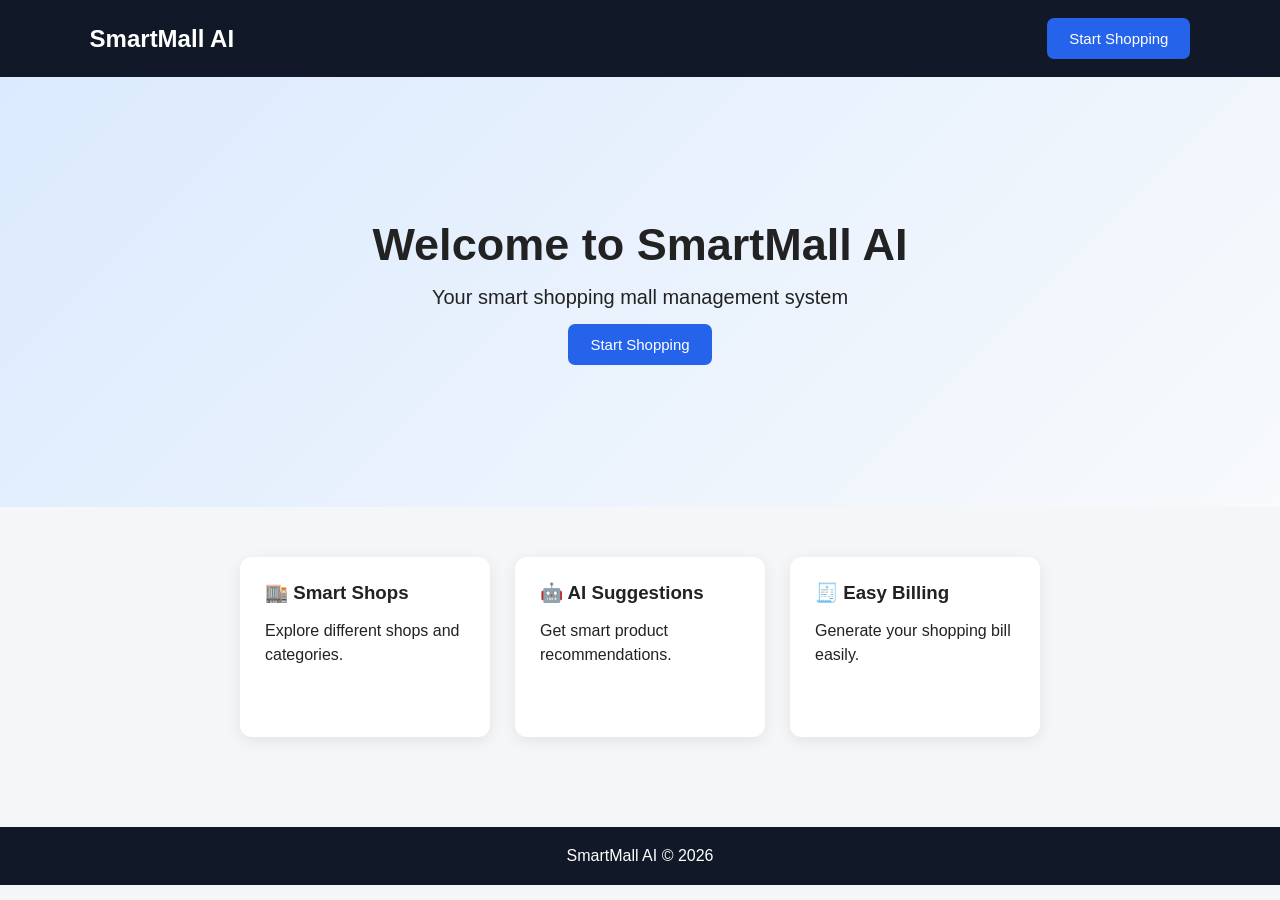
<file: index.html>
<!DOCTYPE html>
<html lang="en">
<head>
    <meta charset="UTF-8">
    <meta name="viewport" content="width=device-width, initial-scale=1.0">
    <title>Shopping Mall AI</title>
    <link rel="stylesheet" href="style.css">
</head>

<body>

<header>
    <h2>SmartMall AI</h2>
    <button onclick="location.href='customer.html'">Start Shopping</button>
</header>

<main>

    <section class="hero">
        <h1>Welcome to SmartMall AI</h1>

        <p>
            Your smart shopping mall management system
        </p>

        <button onclick="location.href='customer.html'">
            Start Shopping
        </button>
    </section>

    <section class="features">

        <div class="card">
            <h3>🏬 Smart Shops</h3>
            <p>Explore different shops and categories.</p>
        </div>

        <div class="card">
            <h3>🤖 AI Suggestions</h3>
            <p>Get smart product recommendations.</p>
        </div>

        <div class="card">
            <h3>🧾 Easy Billing</h3>
            <p>Generate your shopping bill easily.</p>
        </div>

    </section>

</main>

<footer>
    <p>SmartMall AI © 2026</p>
</footer>

</body>
</html>
</file>
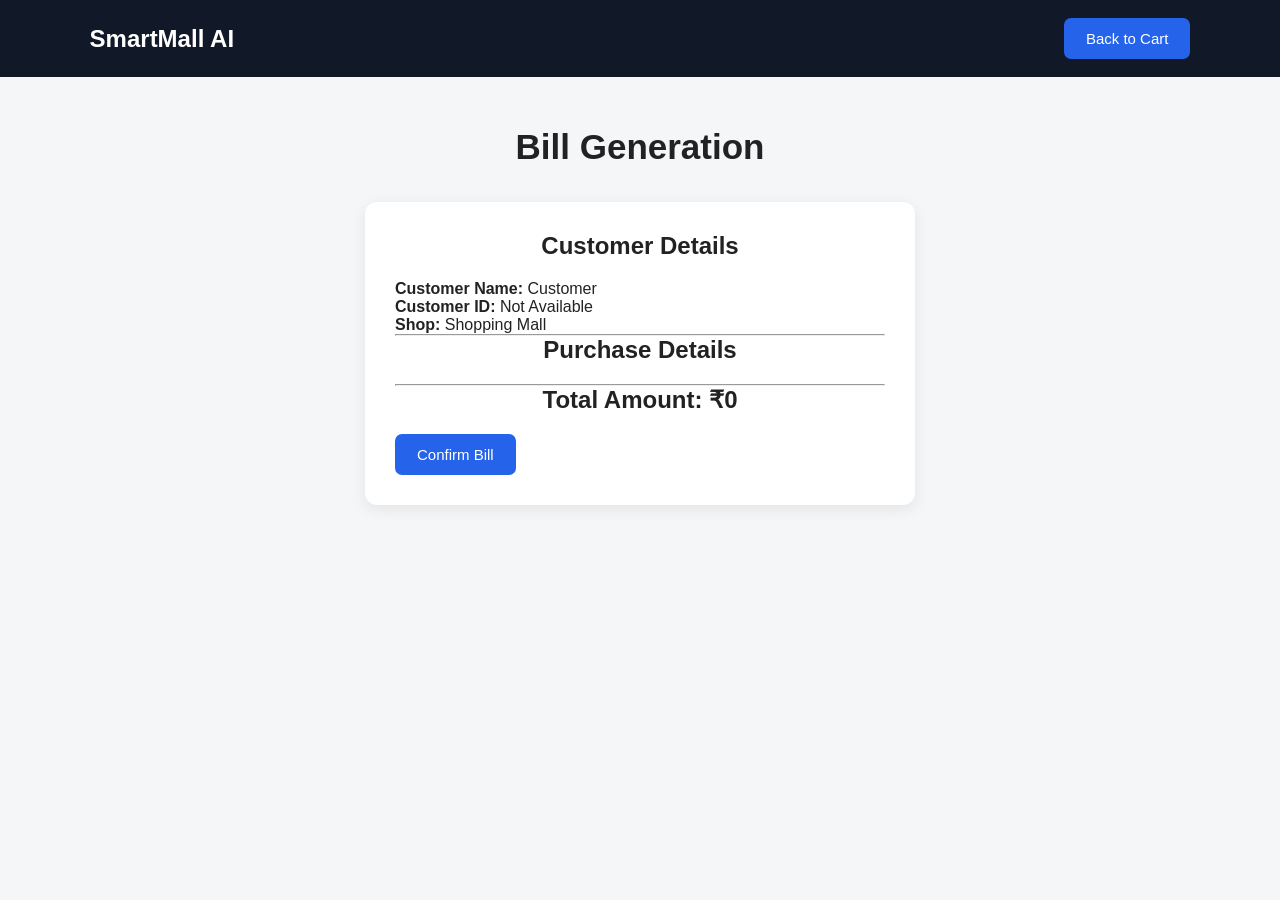
<file: billing.html>
<!DOCTYPE html>
<html lang="en">
<head>
    <meta charset="UTF-8">
    <meta name="viewport" content="width=device-width, initial-scale=1.0">
    <title>Billing - SmartMall AI</title>
    <link rel="stylesheet" href="style.css">
</head>

<body>

<header>
    <h2>SmartMall AI</h2>
    <button onclick="location.href='cart.html'">Back to Cart</button>
</header>

<section class="page">

    <h1>Bill Generation</h1>

    <div class="form-box">

        <h2>Customer Details</h2>

        <p><b>Customer Name:</b> <span id="customerName"></span></p>
        <p><b>Customer ID:</b> <span id="customerId"></span></p>
        <p><b>Shop:</b> <span id="shopName"></span></p>

        <hr>

        <h2>Purchase Details</h2>

        <div id="billItems"></div>

        <hr>

        <h2>Total Amount: ₹<span id="total"></span></h2>

        <button onclick="confirmBill()">
            Confirm Bill
        </button>

        <p id="message"></p>

    </div>

</section>

<script>

let cart = JSON.parse(localStorage.getItem("cart")) || [];

let customerName =
    localStorage.getItem("customerName") || "Customer";

let customerId =
    localStorage.getItem("customerId") || "Not Available";

let shop =
    localStorage.getItem("selectedShop") || "Shopping Mall";


document.getElementById("customerName").innerHTML =
    customerName;

document.getElementById("customerId").innerHTML =
    customerId;

document.getElementById("shopName").innerHTML =
    shop;


let billItems = "";
let total = 0;


cart.forEach(function(item, index) {

    billItems +=
        "<p>" +
        (index + 1) +
        ". " +
        item.name +
        " - ₹" +
        item.price +
        "</p>";

    total += item.price;
});


document.getElementById("billItems").innerHTML =
    billItems;

document.getElementById("total").innerHTML =
    total;


function confirmBill() {

    localStorage.setItem("billTotal", total);

    document.getElementById("message").innerHTML =
        "✅ Bill generated successfully!";

    setTimeout(function() {
        location.href = "dashboard.html";
    }, 1000);
}

</script>

</body>
</html>
</file>
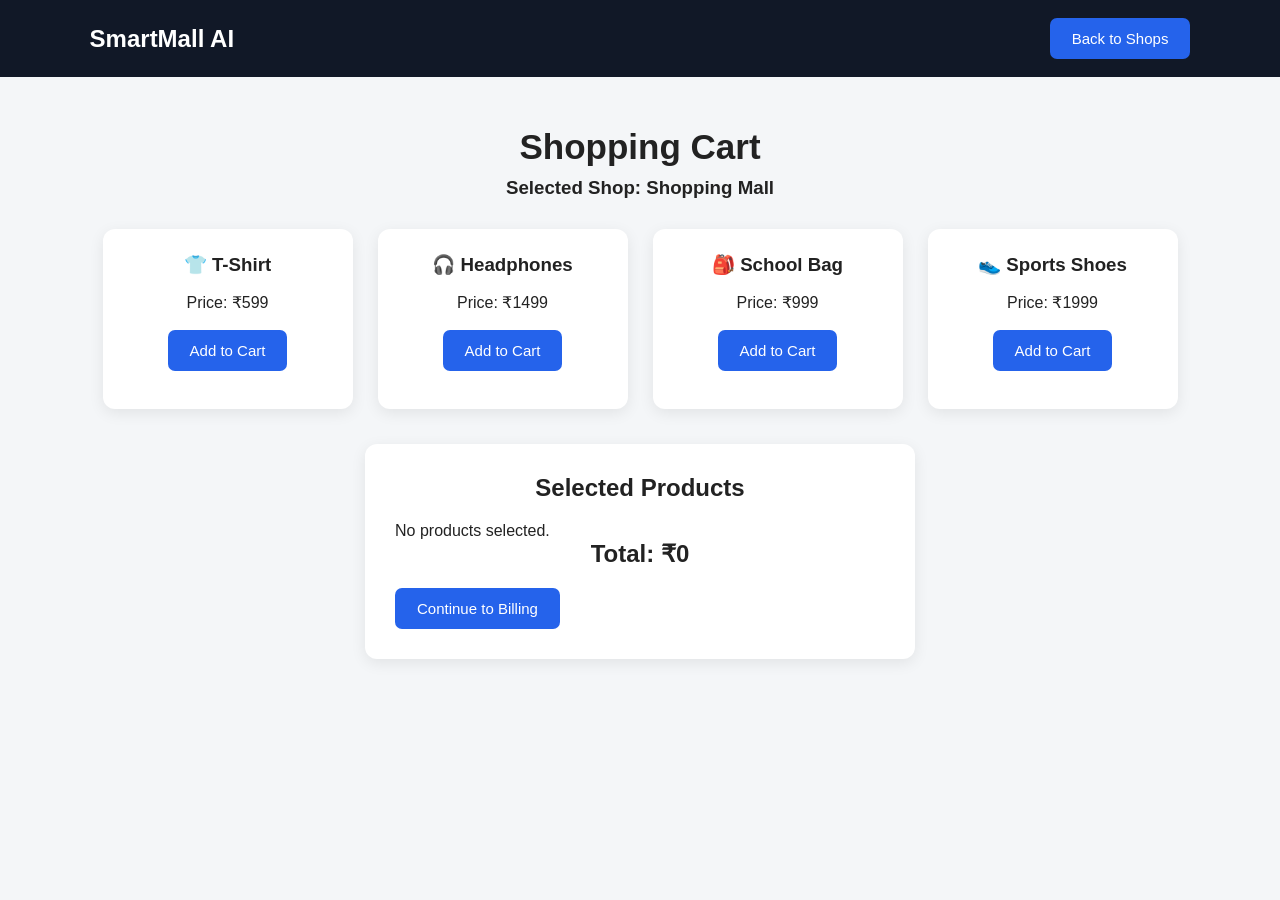
<file: cart.html>
<!DOCTYPE html>
<html lang="en">
<head>
    <meta charset="UTF-8">
    <meta name="viewport" content="width=device-width, initial-scale=1.0">
    <title>Shopping Cart - SmartMall AI</title>
    <link rel="stylesheet" href="style.css">
</head>

<body>

<header>
    <h2>SmartMall AI</h2>
    <button onclick="location.href='shops.html'">Back to Shops</button>
</header>

<section class="page">

    <h1>Shopping Cart</h1>

    <h3 id="shopName"></h3>

    <div class="cards">

        <div class="card">
            <h3>👕 T-Shirt</h3>
            <p>Price: ₹599</p>
            <button onclick="addToCart('T-Shirt', 599)">
                Add to Cart
            </button>
        </div>

        <div class="card">
            <h3>🎧 Headphones</h3>
            <p>Price: ₹1499</p>
            <button onclick="addToCart('Headphones', 1499)">
                Add to Cart
            </button>
        </div>

        <div class="card">
            <h3>🎒 School Bag</h3>
            <p>Price: ₹999</p>
            <button onclick="addToCart('School Bag', 999)">
                Add to Cart
            </button>
        </div>

        <div class="card">
            <h3>👟 Sports Shoes</h3>
            <p>Price: ₹1999</p>
            <button onclick="addToCart('Sports Shoes', 1999)">
                Add to Cart
            </button>
        </div>

    </div>

    <div class="form-box">

        <h2>Selected Products</h2>

        <p id="cartItems">No products selected.</p>

        <h2>Total: ₹<span id="total">0</span></h2>

        <button onclick="goToBilling()">
            Continue to Billing
        </button>

    </div>

</section>

<script>

let cart = JSON.parse(localStorage.getItem("cart")) || [];

let shop = localStorage.getItem("selectedShop") || "Shopping Mall";

document.getElementById("shopName").innerHTML =
    "Selected Shop: " + shop;


function addToCart(product, price) {

    cart.push({
        name: product,
        price: price
    });

    localStorage.setItem("cart", JSON.stringify(cart));

    displayCart();
}


function displayCart() {

    let items = "";
    let total = 0;

    cart.forEach(function(item, index) {

        items += (index + 1) + ". " +
                 item.name + " - ₹" +
                 item.price + "<br>";

        total += item.price;
    });

    if (cart.length === 0) {
        items = "No products selected.";
    }

    document.getElementById("cartItems").innerHTML = items;
    document.getElementById("total").innerHTML = total;
}


function goToBilling() {

    if (cart.length === 0) {
        alert("Please add at least one product.");
        return;
    }

    location.href = "billing.html";
}


displayCart();

</script>

</body>
</html>
</file>
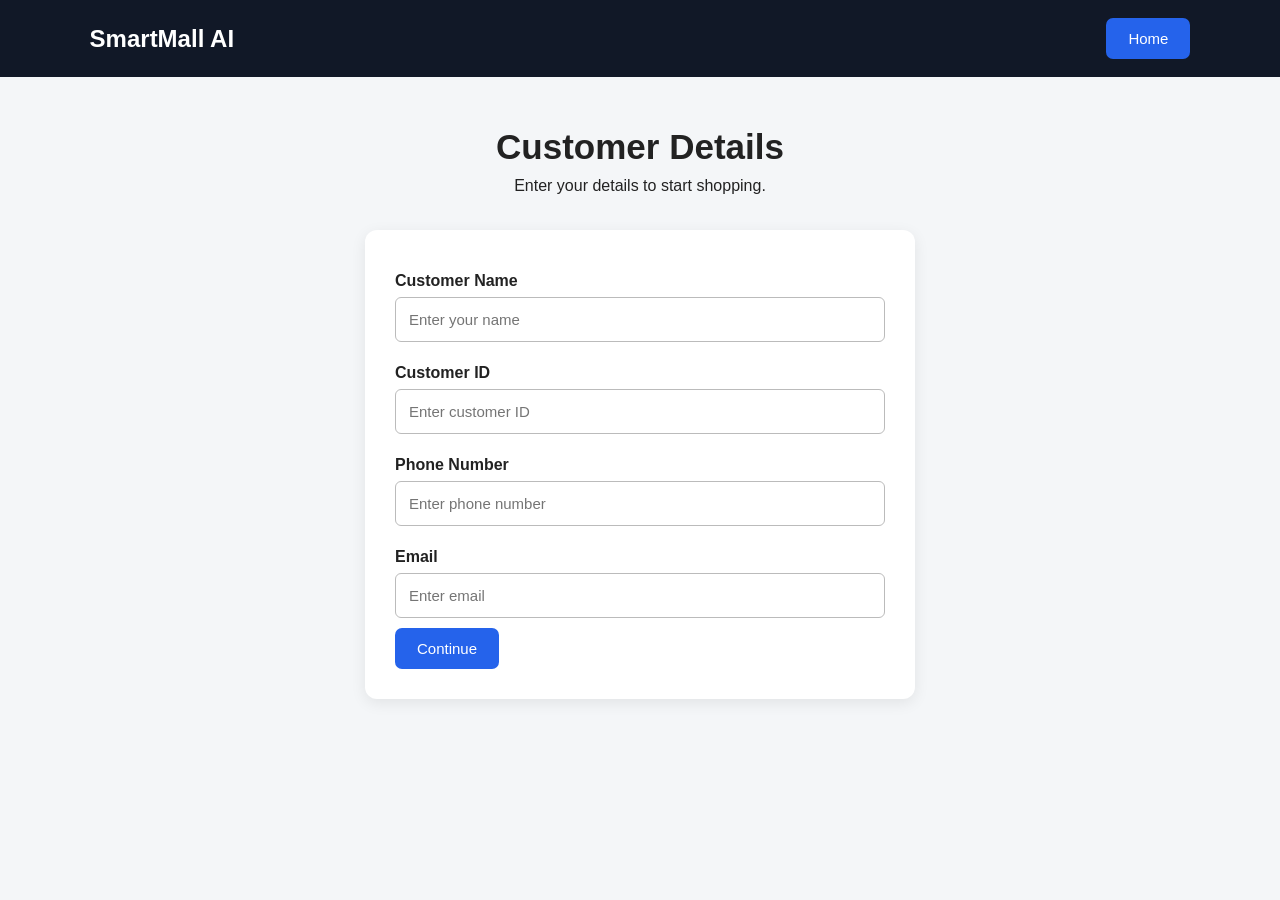
<file: customer.html>
<!DOCTYPE html>
<html lang="en">
<head>
    <meta charset="UTF-8">
    <meta name="viewport" content="width=device-width, initial-scale=1.0">
    <title>Customer Details - SmartMall AI</title>
    <link rel="stylesheet" href="style.css">
</head>

<body>

<header>
    <h2>SmartMall AI</h2>
    <button onclick="location.href='index.html'">Home</button>
</header>

<section class="page">

    <h1>Customer Details</h1>
    <p>Enter your details to start shopping.</p>

    <div class="form-box">

        <label>Customer Name</label>
        <input type="text" id="customerName" placeholder="Enter your name">

        <label>Customer ID</label>
        <input type="text" id="customerId" placeholder="Enter customer ID">

        <label>Phone Number</label>
        <input type="text" id="phone" placeholder="Enter phone number">

        <label>Email</label>
        <input type="email" id="email" placeholder="Enter email">

        <button onclick="saveCustomer()">Continue</button>

        <p id="message"></p>

    </div>

</section>

<script>
function saveCustomer() {

    let name = document.getElementById("customerName").value;
    let id = document.getElementById("customerId").value;

    if (name === "" || id === "") {
        document.getElementById("message").innerHTML =
            "Please enter your name and Customer ID.";
        return;
    }

    localStorage.setItem("customerName", name);
    localStorage.setItem("customerId", id);

    location.href = "shops.html";
}
</script>

</body>
</html>
</file>
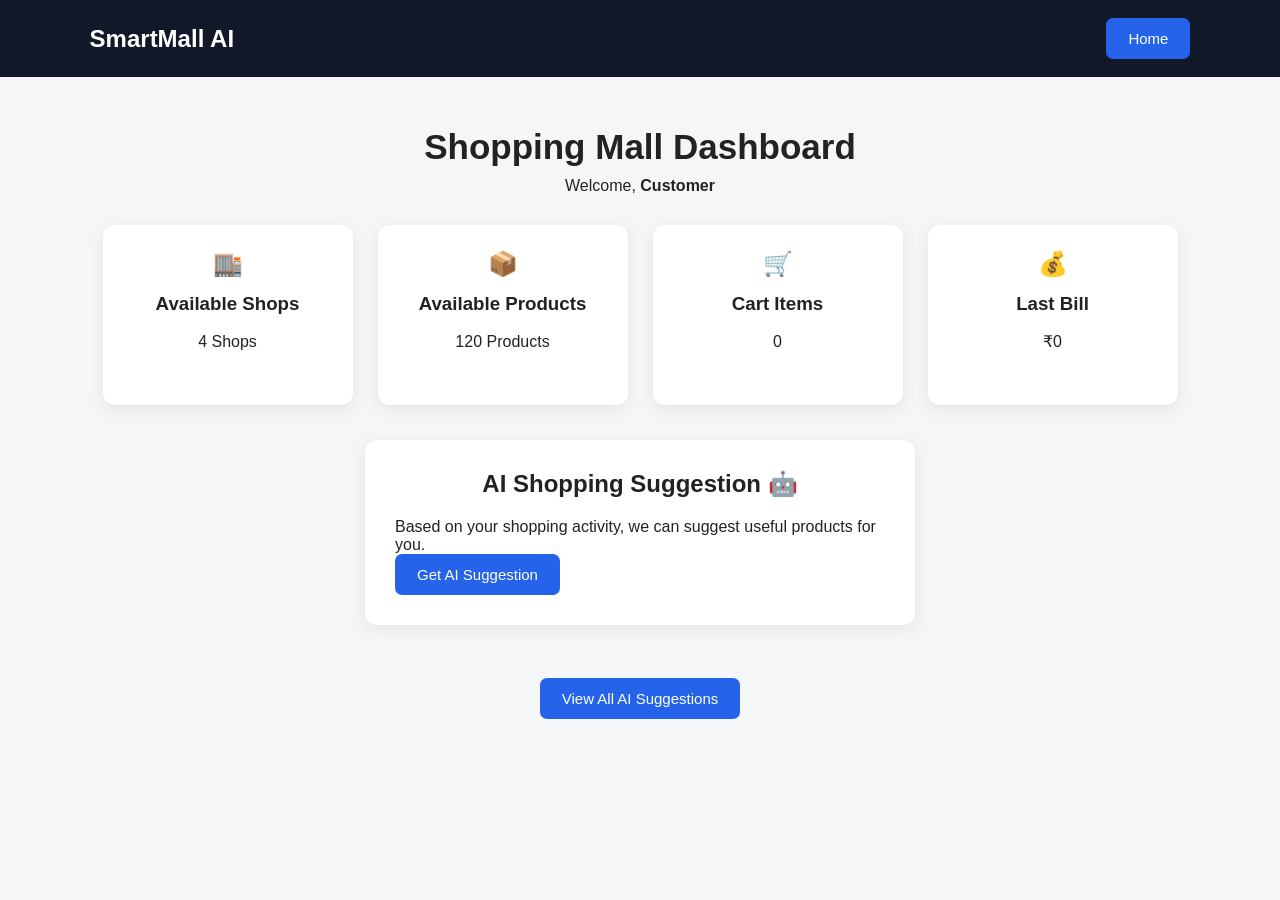
<file: dashboard.html>
<!DOCTYPE html>
<html lang="en">
<head>
    <meta charset="UTF-8">
    <meta name="viewport" content="width=device-width, initial-scale=1.0">
    <title>Dashboard - SmartMall AI</title>
    <link rel="stylesheet" href="style.css">
</head>

<body>

<header>
    <h2>SmartMall AI</h2>
    <button onclick="location.href='index.html'">Home</button>
</header>

<section class="page">

    <h1>Shopping Mall Dashboard</h1>
    <p>Welcome, <b id="customerName"></b></p>

    <div class="cards">

        <div class="card">
            <h2>🏬</h2>
            <h3>Available Shops</h3>
            <p>4 Shops</p>
        </div>

        <div class="card">
            <h2>📦</h2>
            <h3>Available Products</h3>
            <p>120 Products</p>
        </div>

        <div class="card">
            <h2>🛒</h2>
            <h3>Cart Items</h3>
            <p id="cartCount">0</p>
        </div>

        <div class="card">
            <h2>💰</h2>
            <h3>Last Bill</h3>
            <p>₹<span id="billTotal">0</span></p>
        </div>

    </div>

    <div class="form-box">

        <h2>AI Shopping Suggestion 🤖</h2>

        <p id="suggestion">
            Based on your shopping activity, we can suggest
            useful products for you.
        </p>

        <button onclick="showSuggestion()">
            Get AI Suggestion
        </button>

    </div>

    <br>

    <button onclick="location.href='suggestions.html'">
        View All AI Suggestions
    </button>

</section>

<script>

let customer =
    localStorage.getItem("customerName") || "Customer";

let cart =
    JSON.parse(localStorage.getItem("cart")) || [];

let total =
    localStorage.getItem("billTotal") || 0;


document.getElementById("customerName").innerHTML =
    customer;

document.getElementById("cartCount").innerHTML =
    cart.length;

document.getElementById("billTotal").innerHTML =
    total;


function showSuggestion() {

    document.getElementById("suggestion").innerHTML =
        "🤖 AI Suggestion: Customers who buy fashion products " +
        "may also like accessories and footwear.";
}

</script>

</body>
</html>
</file>
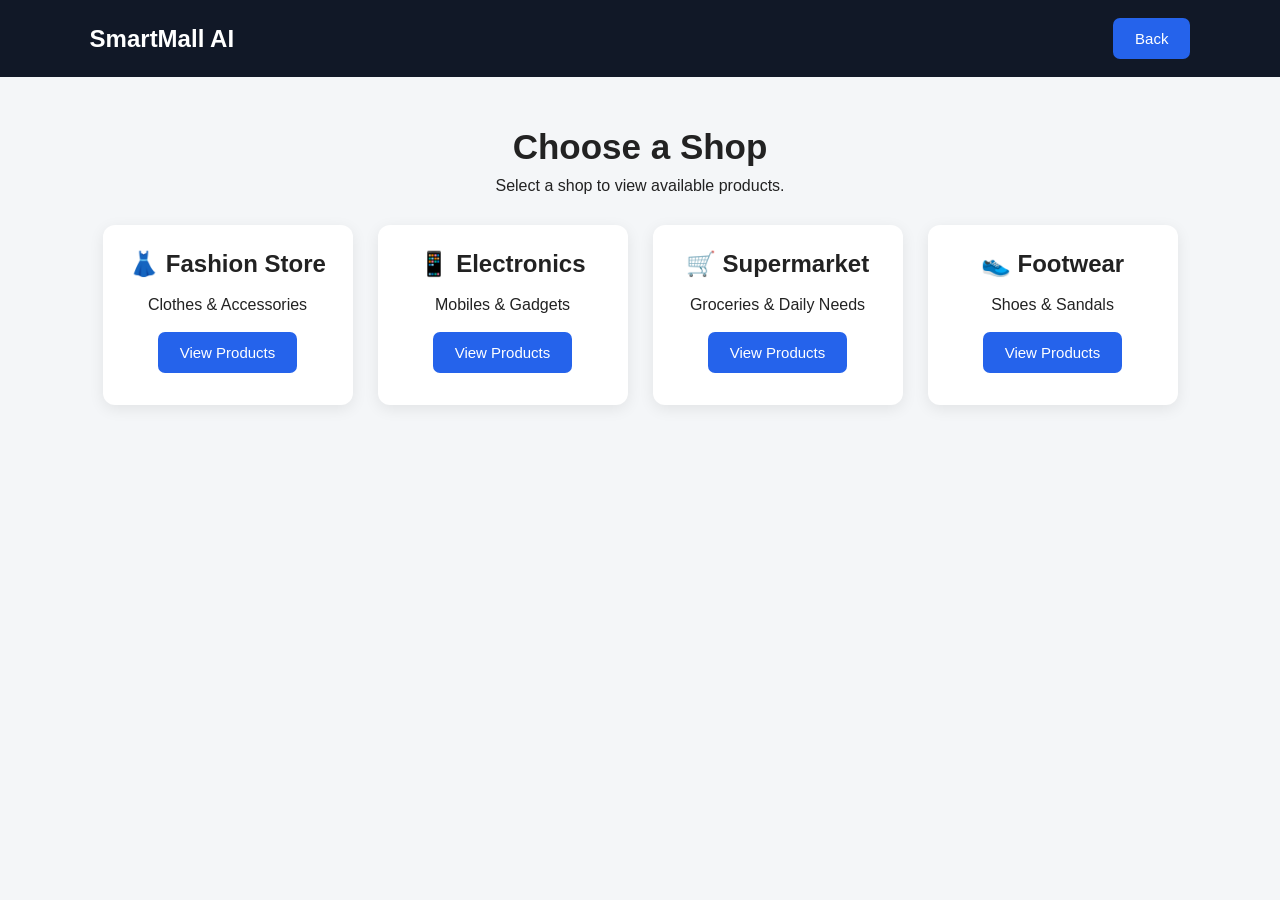
<file: shops.html>
<!DOCTYPE html>
<html lang="en">
<head>
    <meta charset="UTF-8">
    <meta name="viewport" content="width=device-width, initial-scale=1.0">
    <title>Shops - SmartMall AI</title>
    <link rel="stylesheet" href="style.css">
</head>

<body>

<header>
    <h2>SmartMall AI</h2>
    <button onclick="location.href='customer.html'">Back</button>
</header>

<section class="page">

    <h1>Choose a Shop</h1>
    <p>Select a shop to view available products.</p>

    <div class="cards">

        <div class="card">
            <h2>👗 Fashion Store</h2>
            <p>Clothes & Accessories</p>
            <button onclick="selectShop('Fashion Store')">
                View Products
            </button>
        </div>

        <div class="card">
            <h2>📱 Electronics</h2>
            <p>Mobiles & Gadgets</p>
            <button onclick="selectShop('Electronics')">
                View Products
            </button>
        </div>

        <div class="card">
            <h2>🛒 Supermarket</h2>
            <p>Groceries & Daily Needs</p>
            <button onclick="selectShop('Supermarket')">
                View Products
            </button>
        </div>

        <div class="card">
            <h2>👟 Footwear</h2>
            <p>Shoes & Sandals</p>
            <button onclick="selectShop('Footwear')">
                View Products
            </button>
        </div>

    </div>

    <p id="shopMessage"></p>

</section>

<script>
function selectShop(shopName) {

    localStorage.setItem("selectedShop", shopName);

    document.getElementById("shopMessage").innerHTML =
        "Selected Shop: " + shopName + "<br>Loading products...";

    setTimeout(function() {
        location.href = "cart.html";
    }, 800);
}
</script>

</body>
</html>
</file>
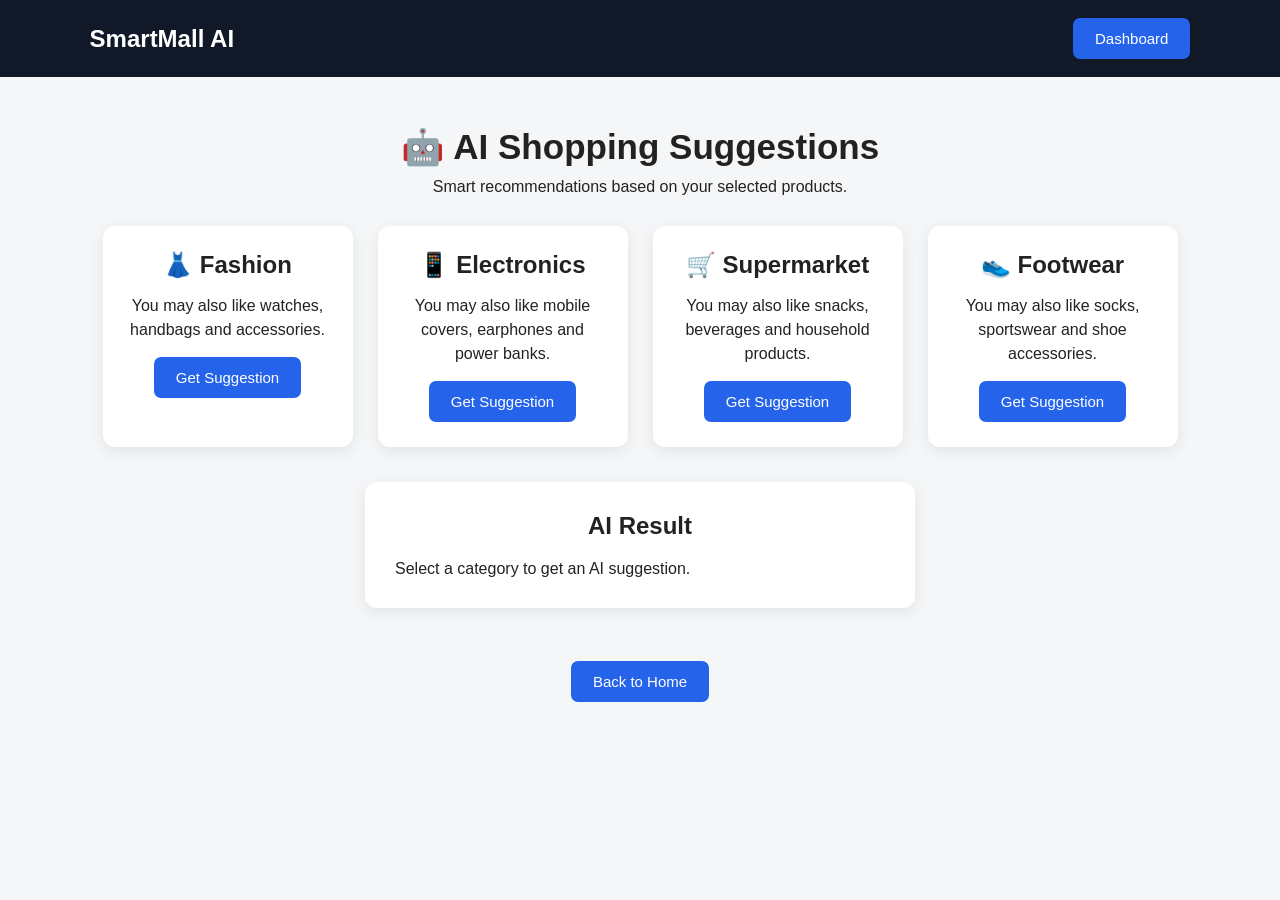
<file: suggestions.html>
<!DOCTYPE html>
<html lang="en">

<head>
    <meta charset="UTF-8">
    <meta name="viewport" content="width=device-width, initial-scale=1.0">

    <title>AI Suggestions - SmartMall AI</title>

    <link rel="stylesheet" href="style.css">
</head>

<body>

<header>

    <h2>SmartMall AI</h2>

    <button onclick="location.href='dashboard.html'">
        Dashboard
    </button>

</header>


<section class="page">

    <h1>🤖 AI Shopping Suggestions</h1>

    <p>
        Smart recommendations based on your selected products.
    </p>


    <div class="cards">

        <div class="card">

            <h2>👗 Fashion</h2>

            <p>
                You may also like watches,
                handbags and accessories.
            </p>

            <button onclick="showRecommendation('Fashion')">
                Get Suggestion
            </button>

        </div>


        <div class="card">

            <h2>📱 Electronics</h2>

            <p>
                You may also like mobile covers,
                earphones and power banks.
            </p>

            <button onclick="showRecommendation('Electronics')">
                Get Suggestion
            </button>

        </div>


        <div class="card">

            <h2>🛒 Supermarket</h2>

            <p>
                You may also like snacks,
                beverages and household products.
            </p>

            <button onclick="showRecommendation('Supermarket')">
                Get Suggestion
            </button>

        </div>


        <div class="card">

            <h2>👟 Footwear</h2>

            <p>
                You may also like socks,
                sportswear and shoe accessories.
            </p>

            <button onclick="showRecommendation('Footwear')">
                Get Suggestion
            </button>

        </div>

    </div>


    <div class="form-box">

        <h2>AI Result</h2>

        <p id="result">
            Select a category to get an AI suggestion.
        </p>

    </div>


    <br>

    <button onclick="location.href='index.html'">
        Back to Home
    </button>

</section>


<script>

function showRecommendation(category) {

    let result = "";

    if (category === "Fashion") {

        result =
        "🤖 AI Suggestion: Try matching your clothes with accessories and watches.";

    }

    else if (category === "Electronics") {

        result =
        "🤖 AI Suggestion: Consider a mobile cover, earphones or power bank.";

    }

    else if (category === "Supermarket") {

        result =
        "🤖 AI Suggestion: You may also need snacks, beverages and household items.";

    }

    else if (category === "Footwear") {

        result =
        "🤖 AI Suggestion: Sports socks and footwear accessories may be useful.";

    }

    document.getElementById("result").innerHTML = result;

}

</script>

</body>

</html>
</file>
<file: style.css>
* {
    margin: 0;
    padding: 0;
    box-sizing: border-box;
}

body {
    font-family: Arial, sans-serif;
    background: #f4f6f8;
    color: #222;
}

/* Header */

header {
    background: #111827;
    color: white;
    padding: 18px 7%;
    display: flex;
    justify-content: space-between;
    align-items: center;
}

header h2 {
    font-size: 24px;
}

button {
    background: #2563eb;
    color: white;
    border: none;
    padding: 12px 22px;
    border-radius: 7px;
    cursor: pointer;
    font-size: 15px;
}

button:hover {
    background: #1d4ed8;
}

/* Home */

.hero {
    min-height: 430px;
    display: flex;
    flex-direction: column;
    justify-content: center;
    align-items: center;
    text-align: center;
    padding: 30px;
    background: linear-gradient(
        135deg,
        #dbeafe,
        #f8fafc
    );
}

.hero h1 {
    font-size: 45px;
    margin-bottom: 15px;
}

.hero p {
    font-size: 20px;
    margin-bottom: 15px;
}

/* Pages */

.page {
    padding: 50px 8%;
    text-align: center;
}

.page h1 {
    font-size: 35px;
    margin-bottom: 10px;
}

.page > p {
    margin-bottom: 30px;
}

/* Cards */

.cards {
    display: flex;
    justify-content: center;
    flex-wrap: wrap;
    gap: 25px;
    margin-top: 30px;
}

.card {
    background: white;
    width: 250px;
    min-height: 180px;
    padding: 25px;
    border-radius: 12px;
    box-shadow: 0 4px 15px rgba(0,0,0,0.08);
}

.card h2,
.card h3 {
    margin-bottom: 15px;
}

.card p {
    margin-bottom: 15px;
    line-height: 1.5;
}

/* Form */

.form-box {
    background: white;
    max-width: 550px;
    margin: 35px auto;
    padding: 30px;
    border-radius: 12px;
    box-shadow: 0 4px 15px rgba(0,0,0,0.08);
    text-align: left;
}

.form-box h2 {
    text-align: center;
    margin-bottom: 20px;
}

.form-box label {
    display: block;
    margin-top: 12px;
    font-weight: bold;
}

input {
    width: 100%;
    padding: 13px;
    margin-top: 7px;
    margin-bottom: 10px;
    border: 1px solid #bbb;
    border-radius: 6px;
    font-size: 15px;
}

/* Features */

.features {
    display: flex;
    justify-content: center;
    gap: 25px;
    padding: 50px 8%;
    flex-wrap: wrap;
}

/* Footer */

footer {
    background: #111827;
    color: white;
    text-align: center;
    padding: 20px;
    margin-top: 40px;
}

/* Mobile */

@media (max-width: 700px) {

    header {
        padding: 15px 5%;
    }

    .hero h1 {
        font-size: 32px;
    }

    .cards {
        flex-direction: column;
        align-items: center;
    }

    .card {
        width: 90%;
    }

}
</file>
